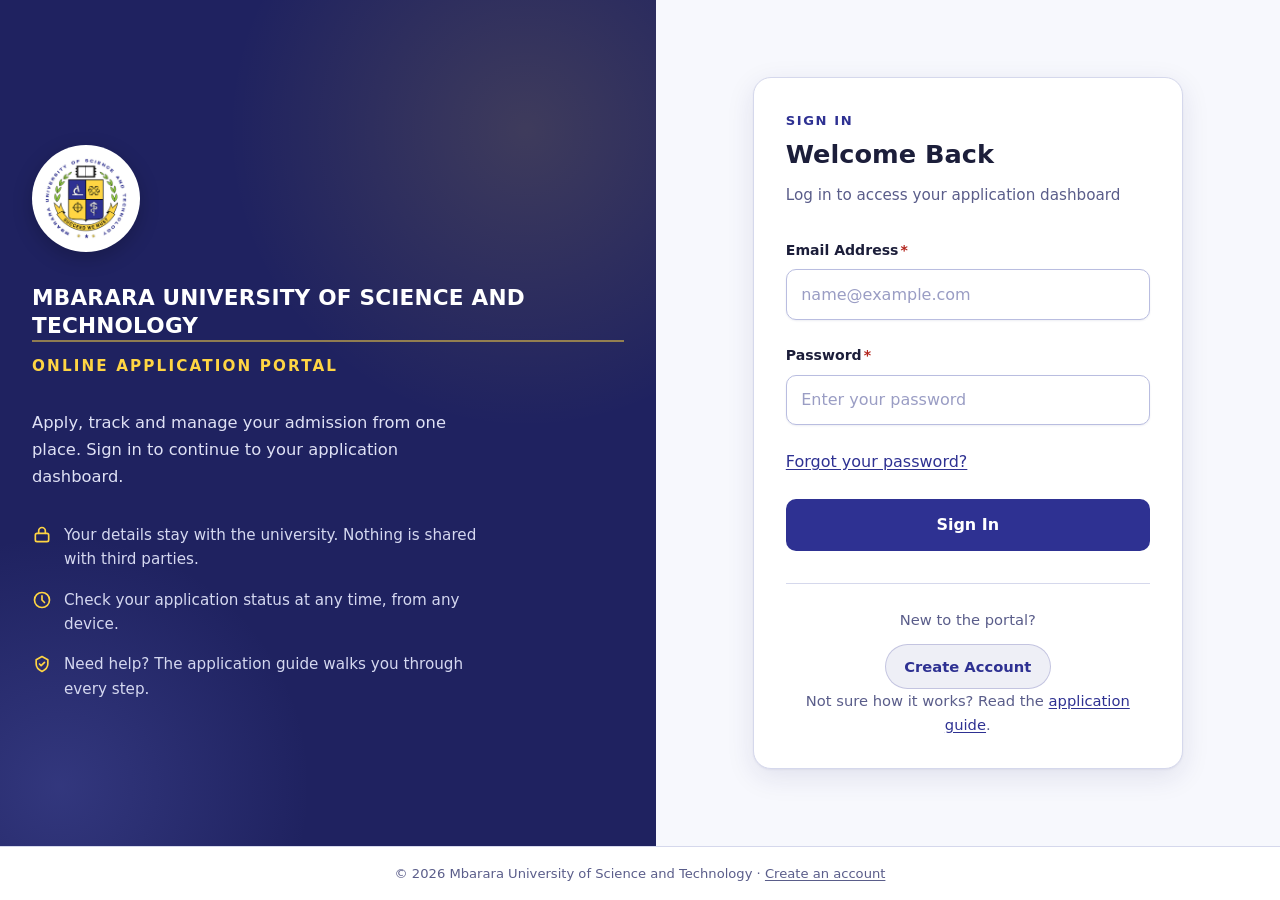
<file: index.html>
<!DOCTYPE html>
<html lang="en">
<head>
    <meta charset="UTF-8">
    <meta name="viewport" content="width=device-width, initial-scale=1.0">
    <title>MUST Online Application Portal</title>

    <meta name="description" content="Mbarara University of Science and Technology Online Application Portal.">
    <meta name="theme-color" content="#1f2260">

    <!--
      The two screens required for this exercise are login.html and signup.html.
      This file only exists so the hosted site has something at the root - GitHub
      Pages serves index.html at "/", and there is no index page in the brief.
      It forwards straight to the sign-in screen.
    -->
    <meta http-equiv="refresh" content="0; url=login.html">
    <link rel="canonical" href="login.html">
    <link rel="stylesheet" href="styles.css">
</head>

<body>
    <!-- Shown only if the meta refresh is blocked -->
    <p>
        Going to the
        <a href="login.html">MUST Online Application Portal sign-in page</a>.
    </p>
</body>
</html>
</file>
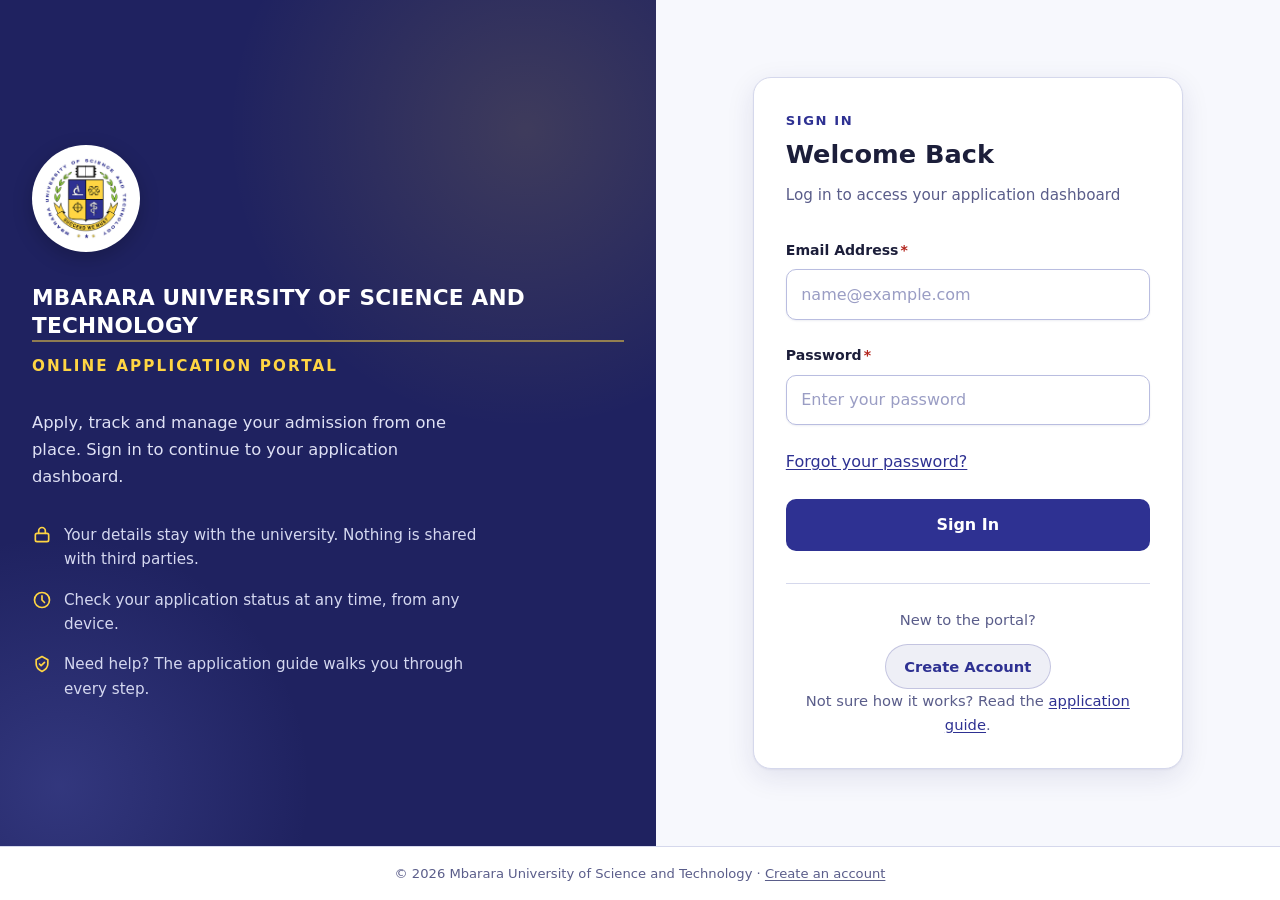
<file: login.html>
<!DOCTYPE html>
<html lang="en">
<head>
    <meta charset="UTF-8">
    <!-- viewport meta is required for the layout to reflow correctly on phones -->
    <meta name="viewport" content="width=device-width, initial-scale=1.0">
    <title>Sign In &mdash; MUST Online Application Portal</title>

    <!--
      Search / preview metadata.
      The description is the line search engines show under the title, so it
      has to describe what this page actually does in one sentence.
    -->
    <meta name="description" content="Sign in to the Mbarara University of Science and Technology Online Application Portal to access your application dashboard.">
    <meta name="robots" content="index, follow">

    <!-- theme-color tints the browser bar on mobile to match the portal -->
    <meta name="theme-color" content="#1f2260">

    <!-- the shared stylesheet holds every colour, spacing and layout rule so
         login.html and signup.html stay visually identical -->
    <link rel="stylesheet" href="styles.css">
</head>

<body>
    <!--
      The whole page is a two-column grid: brand identity on the left, the
      working form on the right. On a narrow screen this collapses to a single
      column and the brand becomes a header, handled in styles.css.
    -->
    <div class="layout">

        <!--
          Brand panel. Uses <aside> because this content is supporting context
          for the main task rather than the task itself.
        -->
        <aside class="brand">
            <!-- The real university crest. It is referenced from media/ rather
                 than inlined so the browser can cache it across both pages. -->
            <img class="brand__crest" src="media/campus_logo.png"
                 alt="Crest of Mbarara University of Science and Technology">

            <div>
                <h1 class="brand__name">MBARARA UNIVERSITY OF SCIENCE AND TECHNOLOGY</h1>
                <p class="brand__portal">Online Application Portal</p>
            </div>

            <p class="brand__tagline">
                Apply, track and manage your admission from one place. Sign in
                to continue to your application dashboard.
            </p>

            <!-- Short reassurance list. Kept to three points on purpose: a
                 login screen should explain itself in seconds, not paragraphs. -->
            <ul class="brand__points">
                <li>
                    <!-- inline SVG, no icon-font dependency -->
                    <svg viewBox="0 0 24 24" fill="none" stroke="currentColor" stroke-width="2"
                         stroke-linecap="round" stroke-linejoin="round" aria-hidden="true">
                        <rect x="4" y="10" width="16" height="10" rx="2"></rect>
                        <path d="M8 10V7a4 4 0 0 1 8 0v3"></path>
                    </svg>
                    Your details stay with the university. Nothing is shared with third parties.
                </li>
                <li>
                    <svg viewBox="0 0 24 24" fill="none" stroke="currentColor" stroke-width="2"
                         stroke-linecap="round" stroke-linejoin="round" aria-hidden="true">
                        <circle cx="12" cy="12" r="9"></circle>
                        <path d="M12 7v5l3 3"></path>
                    </svg>
                    Check your application status at any time, from any device.
                </li>
                <li>
                    <svg viewBox="0 0 24 24" fill="none" stroke="currentColor" stroke-width="2"
                         stroke-linecap="round" stroke-linejoin="round" aria-hidden="true">
                        <path d="M12 3l7 4v5c0 4-3 7-7 9-4-2-7-5-7-9V7z"></path>
                        <path d="M9 12l2 2 4-4"></path>
                    </svg>
                    Need help? The application guide walks you through every step.
                </li>
            </ul>
        </aside>

        <!-- The form column -->
        <main class="panel">
            <section class="card" aria-labelledby="login-title">
                <p class="card__eyebrow">Sign in</p>
                <h2 class="card__title" id="login-title">Welcome Back</h2>
                <p class="card__lead">Log in to access your application dashboard</p>

                <!--
                  action="#" is a placeholder. This is a front-end redesign only,
                  so the form has nowhere to submit to yet - the real portal posts
                  to https://applications.must.ac.ug/index.php.
                -->
                <form class="form" action="#" method="post">

                    <!--
                      Each field is a <label> tied to its input by for/id.
                      The original portal used placeholder text instead of labels,
                      which disappears the moment you start typing. Real labels
                      also give screen readers something to announce.
                    -->
                    <div class="field">
                        <label for="email">Email Address<span class="req" aria-hidden="true">*</span></label>
                        <input type="email" id="email" name="email"
                               placeholder="name@example.com"
                               autocomplete="email" required>
                    </div>

                    <div class="field">
                        <label for="password">Password<span class="req" aria-hidden="true">*</span></label>
                        <!-- type="password" rather than type="text": the live
                             portal used type="text" here, so the password was
                             visible on screen. Correcting that is part of the
                             redesign. -->
                        <input type="password" id="password" name="password"
                               placeholder="Enter your password"
                               autocomplete="current-password" required>
                    </div>

                    <!-- Forgot-password sits next to the button it belongs to,
                         not stranded at the bottom of the card. -->
                    <div class="form__row">
                        <a href="signup.html">Forgot your password?</a>
                    </div>

                    <button type="submit" class="btn btn--primary">Sign In</button>
                </form>

                <div class="card__foot">
                    <p>New to the portal?</p>
                    <!-- Cross-link to the sign-up screen. A pill rather than a
                         bare link so the alternative path reads as an action. -->
                    <a class="pill-link" href="signup.html">Create Account</a>

                    <p>
                        Not sure how it works? Read the
                        <a href="https://applications.must.ac.ug/sims-application-guide.pdf">application guide</a>.
                    </p>
                </div>
            </section>
        </main>
    </div>

    <footer class="page-foot">
        <p>&copy; 2026 Mbarara University of Science and Technology &middot;
           <a href="signup.html">Create an account</a></p>
    </footer>
</body>
</html>
</file>
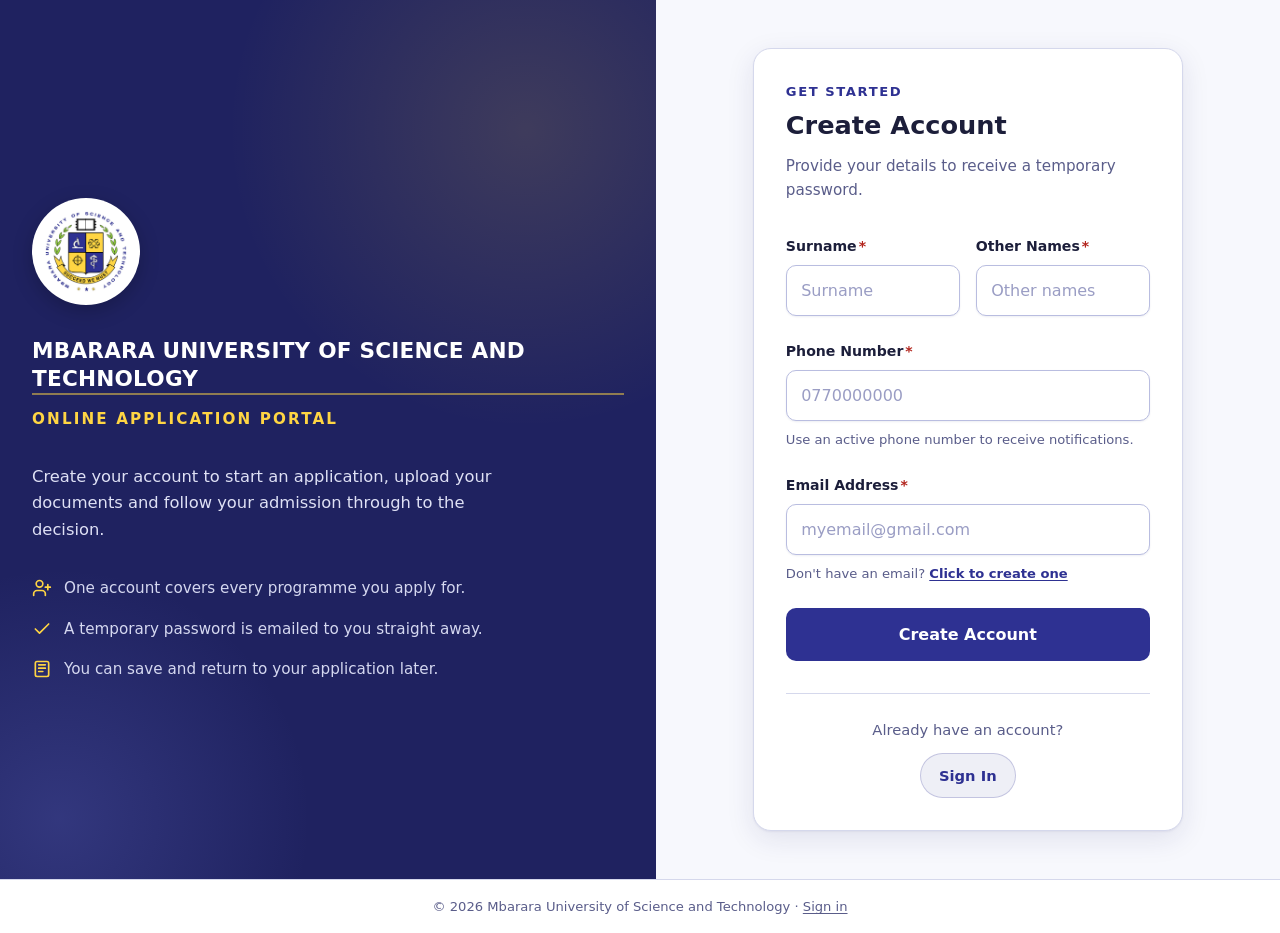
<file: signup.html>
<!DOCTYPE html>
<html lang="en">
<head>
    <meta charset="UTF-8">
    <meta name="viewport" content="width=device-width, initial-scale=1.0">
    <title>Create Account &mdash; MUST Online Application Portal</title>

    <!--
      Search / preview metadata.
      Description kept to one sentence describing what this page does.
    -->
    <meta name="description" content="Create an account for the Mbarara University of Science and Technology Online Application Portal to start your admission application.">
    <meta name="robots" content="index, follow">

    <meta name="theme-color" content="#1f2260">

    <!-- same shared stylesheet as the login screen, so the two pages are
         visually one system rather than two lookalikes -->
    <link rel="stylesheet" href="styles.css">
</head>

<body>
    <div class="layout">

        <!--
          Brand panel, identical to the login screen so the two pages feel
          like one product. aria-hidden is not used here because the
          university name is meaningful, but the decorative SVGs inside it
          are marked aria-hidden so screen readers skip them.
        -->
        <aside class="brand">
            <img class="brand__crest" src="media/campus_logo.png"
                 alt="Crest of Mbarara University of Science and Technology">

            <div>
                <h1 class="brand__name">MBARARA UNIVERSITY OF SCIENCE AND TECHNOLOGY</h1>
                <p class="brand__portal">Online Application Portal</p>
            </div>

            <p class="brand__tagline">
                Create your account to start an application, upload your
                documents and follow your admission through to the decision.
            </p>

            <ul class="brand__points">
                <li>
                    <svg viewBox="0 0 24 24" fill="none" stroke="currentColor" stroke-width="2"
                         stroke-linecap="round" stroke-linejoin="round" aria-hidden="true">
                        <path d="M16 21v-2a4 4 0 0 0-4-4H6a4 4 0 0 0-4 4v2"></path>
                        <circle cx="9" cy="7" r="4"></circle>
                        <path d="M19 8v6M16 11h6"></path>
                    </svg>
                    One account covers every programme you apply for.
                </li>
                <li>
                    <svg viewBox="0 0 24 24" fill="none" stroke="currentColor" stroke-width="2"
                         stroke-linecap="round" stroke-linejoin="round" aria-hidden="true">
                        <path d="M20 6L9 17l-5-5"></path>
                    </svg>
                    A temporary password is emailed to you straight away.
                </li>
                <li>
                    <svg viewBox="0 0 24 24" fill="none" stroke="currentColor" stroke-width="2"
                         stroke-linecap="round" stroke-linejoin="round" aria-hidden="true">
                        <rect x="4" y="3" width="16" height="18" rx="2"></rect>
                        <path d="M8 7h8M8 11h8M8 15h5"></path>
                    </svg>
                    You can save and return to your application later.
                </li>
            </ul>
        </aside>

        <main class="panel">
            <section class="card" aria-labelledby="signup-title">
                <p class="card__eyebrow">Get started</p>
                <h2 class="card__title" id="signup-title">Create Account</h2>
                <p class="card__lead">Provide your details to receive a temporary password.</p>

                <!--
                  action="#" is a placeholder - this is a front-end redesign
                  only. The real portal posts to
                  https://applications.must.ac.ug/index.php with name="sign_up".
                -->
                <form class="form" action="#" method="post">

                    <!--
                      Surname and Other Names are a natural pair, so they share
                      a two-column row. They stack on phones via a media query.
                    -->
                    <div class="field-row">
                        <div class="field">
                            <label for="surname">Surname<span class="req" aria-hidden="true">*</span></label>
                            <input type="text" id="surname" name="app_login_surname_name"
                                   placeholder="Surname" maxlength="100"
                                   autocomplete="family-name" required>
                        </div>

                        <div class="field">
                            <label for="other-names">Other Names<span class="req" aria-hidden="true">*</span></label>
                            <input type="text" id="other-names" name="app_login_other_names"
                                   placeholder="Other names" maxlength="100"
                                   autocomplete="given-name" required>
                        </div>
                    </div>

                    <div class="field">
                        <label for="phone">Phone Number<span class="req" aria-hidden="true">*</span></label>
                        <!-- type="tel" rather than type="text": on a phone this
                             brings up the numeric keypad, and it marks the field
                             as a phone number to assistive tech. pattern keeps
                             the entry to digits and spaces. -->
                        <input type="tel" id="phone" name="app_login_phone"
                               placeholder="0770000000" minlength="10" maxlength="14"
                               pattern="[0-9 ]{10,14}"
                               autocomplete="tel" required>
                        <p class="field__hint">Use an active phone number to receive notifications.</p>
                    </div>

                    <div class="field">
                        <label for="email">Email Address<span class="req" aria-hidden="true">*</span></label>
                        <input type="email" id="email" name="app_login_email"
                               placeholder="myemail@gmail.com" maxlength="50"
                               autocomplete="email" required>
                        <p class="field__hint">
                            Don't have an email?
                            <a href="https://accounts.google.com/signup/v2/createaccount?flowName=GlifWebSignIn&flowEntry=SignUp">Click to create one</a>
                        </p>
                    </div>

                    <button type="submit" class="btn btn--primary">Create Account</button>
                </form>

                <div class="card__foot">
                    <p>Already have an account?</p>
                    <a class="pill-link" href="login.html">Sign In</a>
                </div>
            </section>
        </main>
    </div>

    <footer class="page-foot">
        <p>&copy; 2026 Mbarara University of Science and Technology &middot;
           <a href="login.html">Sign in</a></p>
    </footer>
</body>
</html>
</file>
<file: styles.css>
/* ==========================================================================
   MUST Application Portal - UI/UX redesign
   SWE2106 Internet Technology and Web Design

   Colour palette is taken from the university crest itself:
   #2e3192 (crest blue) and #ffd543 (crest gold), plus a small set of
   supporting neutrals derived from them.

   Every foreground/background pair below was checked against the WCAG AA
   minimum of 4.5:1 for normal text (3:1 for large text and focus rings).
   The weakest pair in this file is 5.88:1, so nothing falls below AA.
   ========================================================================== */

/* ---------- design tokens ---------- */
:root {
  /* brand colours, sampled from the crest */
  --must-indigo:      #2e3192;
  --must-indigo-dark: #23266f;
  --must-indigo-deep: #1f2260;
  --must-amber:       #ffd543;
  --must-amber-dark:  #e6bd2c;

  /* neutrals */
  --ink:              #1c1e3a;
  --muted:            #5a5d8a;
  --panel:            #f7f8fd;
  --surface:          #ffffff;
  --line:             #d5d8ec;
  --line-strong:      #b9bde0;

  /* feedback */
  --error:            #b3261e;
  --success:          #1a7f37;

  /* shape + depth */
  --radius-sm: 6px;
  --radius-md: 10px;
  --radius-lg: 18px;
  --shadow-card: 0 1px 2px rgba(31, 34, 96, .06), 0 8px 28px rgba(31, 34, 96, .10);
  --shadow-field: 0 1px 2px rgba(31, 34, 96, .08);

  /* rhythm - used throughout so spacing stays consistent */
  --space-1: .25rem;
  --space-2: .5rem;
  --space-3: .75rem;
  --space-4: 1rem;
  --space-5: 1.5rem;
  --space-6: 2rem;
  --space-7: 3rem;

  --maxw: 1180px;
  --cardw: 430px;
}

/* ---------- reset / base ---------- */
*,
*::before,
*::after {
  box-sizing: border-box;
}

html {
  /* plain rem base. the media queries at the bottom adjust it for phones
     and for large monitors, rather than using fluid clamp() sizing. */
  font-size: 16px;
  /* height (not min-height) so body's 100% below resolves against it */
  height: 100%;
  -webkit-text-size-adjust: 100%;
}

body {
  margin: 0;
  /* 100% of html gives a full-height page without viewport units */
  min-height: 100%;
  display: flex;
  flex-direction: column;
  background: var(--panel);
  color: var(--ink);
  /* system stack: renders instantly, no webfont request, and matches the
     platform the visitor is actually on */
  font-family: system-ui, -apple-system, "Segoe UI", Roboto, "Helvetica Neue", Arial, sans-serif;
  line-height: 1.6;
  -webkit-font-smoothing: antialiased;
}

h1, h2, h3, p, ul, ol, figure {
  margin: 0;
}

ul, ol {
  padding: 0;
}

img {
  max-width: 100%;
  display: block;
}

/* ---------- shared link styling ---------- */
a {
  color: var(--must-indigo);
  text-decoration: underline;
  text-underline-offset: 2px;
}

a:hover {
  color: var(--must-indigo-dark);
}

/* A consistent, visible focus ring for keyboard users. The default outline
   disappears against the indigo brand panel, so it has to be deliberate. */
:focus-visible {
  outline: 3px solid var(--must-indigo);
  outline-offset: 2px;
  border-radius: var(--radius-sm);
}

/* On the dark brand panel the indigo ring is invisible, so it flips to amber */
.brand :focus-visible {
  outline-color: var(--must-amber);
}

/* ---------- the split screen ---------- */
.layout {
  flex: 1;
  display: grid;
  /* roughly 45/55. minmax(0, 1fr) on both sides stops long content from
     blowing out the grid track */
  grid-template-columns: minmax(0, 1.05fr) minmax(0, 1fr);
  align-items: stretch;
}

/* ---------- brand panel (left) ---------- */
.brand {
  position: relative;
  overflow: hidden;
  display: flex;
  flex-direction: column;
  justify-content: center;
  gap: var(--space-6);
  padding: var(--space-7) var(--space-6);
  background: var(--must-indigo-deep);
  color: #ffffff;
}

/* Two soft radial washes rather than the hard purple gradient the current
   portal uses. They give the panel depth without any image asset. */
.brand::before,
.brand::after {
  content: "";
  position: absolute;
  border-radius: 50%;
  pointer-events: none;
}

.brand::before {
  width: 620px;
  height: 620px;
  right: -180px;
  top: -180px;
  background: radial-gradient(circle, rgba(255, 213, 67, .14), transparent 68%);
}

.brand::after {
  width: 520px;
  height: 520px;
  left: -200px;
  bottom: -200px;
  background: radial-gradient(circle, rgba(120, 130, 230, .22), transparent 68%);
}

.brand > * {
  position: relative;
  z-index: 1;
}

.brand__crest {
  width: 108px;
  height: auto;
  /* the crest sits on a white disc so the white background of the source
     image reads as an intentional badge instead of a pasted rectangle */
  background: var(--surface);
  padding: 12px;
  border-radius: 50%;
  box-shadow: 0 6px 20px rgba(0, 0, 0, .22);
}

.brand__name {
  font-size: 1.35rem;
  font-weight: 700;
  line-height: 1.3;
  letter-spacing: .01em;
  color: #ffffff;
  /* no max-width on purpose. the name is a fixed string, so letting it use
     the panel width makes it wrap to two balanced lines instead of four
     narrow ones. */
}

.brand__portal {
  /* amber rule under the university name - echoes the gold in the crest */
  font-size: .95rem;
  font-weight: 600;
  letter-spacing: .14em;
  text-transform: uppercase;
  color: var(--must-amber);
  padding-top: var(--space-3);
  border-top: 2px solid rgba(255, 213, 67, .5);
}

.brand__tagline {
  font-size: 1.02rem;
  line-height: 1.65;
  color: #dfe1f5;
  max-width: 460px;
}

/* The "why this is better" list. Kept short - a wall of text on a login
   screen is exactly the problem the current design has. */
.brand__points {
  display: flex;
  flex-direction: column;
  gap: var(--space-4);
  list-style: none;
  max-width: 460px;
}

.brand__points li {
  display: flex;
  gap: var(--space-3);
  align-items: flex-start;
  font-size: .95rem;
  color: #d5d8f0;
}

.brand__points svg {
  flex-shrink: 0;
  width: 20px;
  height: 20px;
  margin-top: 2px;
  color: var(--must-amber);
}

/* ---------- form side (right) ---------- */
.panel {
  display: flex;
  flex-direction: column;
  align-items: center;
  justify-content: center;
  padding: var(--space-7) var(--space-5);
}

.card {
  width: 100%;
  max-width: var(--cardw);
  background: var(--surface);
  border: 1px solid var(--line);
  border-radius: var(--radius-lg);
  padding: var(--space-6);
  box-shadow: var(--shadow-card);
}

.card__eyebrow {
  font-size: .82rem;
  font-weight: 700;
  letter-spacing: .12em;
  text-transform: uppercase;
  color: var(--must-indigo);
}

.card__title {
  font-size: 1.6rem;
  font-weight: 700;
  line-height: 1.25;
  color: var(--ink);
  margin-top: var(--space-2);
}

.card__lead {
  margin-top: var(--space-3);
  font-size: .95rem;
  color: var(--muted);
}

/* ---------- form fields ---------- */
.form {
  margin-top: var(--space-6);
  display: flex;
  flex-direction: column;
  gap: var(--space-5);
}

.field {
  display: flex;
  flex-direction: column;
  gap: var(--space-2);
}

.field label {
  font-size: .88rem;
  font-weight: 600;
  color: var(--ink);
}

/* an asterisk for required fields - better than relying on the red colour
   alone, which colour-blind users can miss */
.field .req {
  color: var(--error);
  margin-left: 2px;
}

.field input,
.field select {
  width: 100%;
  padding: .72rem .9rem;
  font: inherit;
  color: var(--ink);
  background: var(--surface);
  border: 1px solid var(--line-strong);
  border-radius: var(--radius-md);
  box-shadow: var(--shadow-field);
  transition: border-color .15s ease, box-shadow .15s ease;
}

/* The field border carries the focus state, so the ring is doubled with a
   colour change rather than outline alone. */
.field input:focus {
  outline: none;
  border-color: var(--must-indigo);
  box-shadow: 0 0 0 3px rgba(46, 49, 146, .18);
}

.field input::placeholder {
  color: #9a9dc4;
}

/* helper text sits under the field, which is where people actually look
   when they are unsure what to type */
.field__hint {
  font-size: .82rem;
  color: var(--muted);
}

.field__hint a {
  font-weight: 600;
}

/* Two fields side by side where they naturally pair (name fields). They
   collapse to one column on narrow screens via the media query below. */
.field-row {
  display: grid;
  grid-template-columns: 1fr 1fr;
  gap: var(--space-4);
}

/* inline "forgot password" row */
.form__row {
  display: flex;
  align-items: center;
  justify-content: space-between;
  gap: var(--space-3);
  flex-wrap: wrap;
}

/* ---------- buttons ---------- */
.btn {
  display: inline-flex;
  align-items: center;
  justify-content: center;
  gap: var(--space-2);
  width: 100%;
  padding: .78rem 1.1rem;
  font: inherit;
  font-weight: 600;
  border-radius: var(--radius-md);
  border: 1px solid transparent;
  cursor: pointer;
  text-decoration: none;
  transition: background-color .15s ease, transform .05s ease;
}

.btn:active {
  transform: translateY(1px);
}

.btn--primary {
  background: var(--must-indigo);
  color: #ffffff;
}

.btn--primary:hover {
  background: var(--must-indigo-dark);
  color: #ffffff;
}

/* secondary action, used for the alternative path on each screen */
.btn--ghost {
  background: var(--surface);
  color: var(--must-indigo);
  border-color: var(--line-strong);
}

.btn--ghost:hover {
  background: var(--panel);
  color: var(--must-indigo-dark);
}

/* ---------- card footer / cross-links ---------- */
.card__foot {
  margin-top: var(--space-6);
  padding-top: var(--space-5);
  border-top: 1px solid var(--line);
  text-align: center;
  font-size: .92rem;
  color: var(--muted);
}

.card__foot p + p {
  margin-top: var(--space-3);
}

.card__foot strong {
  color: var(--ink);
  font-weight: 600;
}

/* a pill-shaped alternative path, so "Create Account" reads as an action
   rather than a bare text link */
.pill-link {
  display: inline-block;
  margin-top: var(--space-3);
  padding: .62rem 1.15rem;
  border-radius: 999px;
  background: rgba(46, 49, 146, .08);
  border: 1px solid rgba(46, 49, 146, .22);
  color: var(--must-indigo);
  font-weight: 600;
  text-decoration: none;
}

.pill-link:hover {
  background: rgba(46, 49, 146, .14);
  color: var(--must-indigo-dark);
}

/* ---------- page footer ---------- */
.page-foot {
  padding: var(--space-4) var(--space-5);
  text-align: center;
  font-size: .82rem;
  color: var(--muted);
  border-top: 1px solid var(--line);
  background: var(--surface);
}

.page-foot a {
  color: var(--muted);
}

/* ---------- responsive ---------- */
@media (max-width: 900px) {
  /* The split screen only earns its space on a wide monitor. On anything
     smaller the brand panel becomes a compact header above the form, which
     keeps the crest visible but stops it competing with the inputs. */
  .layout {
    grid-template-columns: 1fr;
  }

  .brand {
    gap: var(--space-4);
    padding: var(--space-5);
    /* stack the crest above the name. putting them side by side squeezes
       the name into a column too narrow to wrap cleanly. */
    flex-direction: column;
    align-items: flex-start;
  }

  .brand__crest {
    width: 62px;
    padding: 7px;
  }

  .brand__points,
  .brand__tagline {
    display: none;
  }

  .brand__name {
    font-size: 1.05rem;
  }

  .brand__portal {
    font-size: .78rem;
  }
}

@media (max-width: 520px) {
  .card {
    padding: var(--space-5);
    border-radius: var(--radius-md);
  }

  /* name fields stack on a phone - two narrow columns are too cramped to
     type into comfortably */
  .field-row {
    grid-template-columns: 1fr;
  }
}

/* Large monitors: a slightly larger base so the layout keeps its
   proportions instead of looking sparse. */
@media (min-width: 1400px) {
  html {
    font-size: 17px;
  }
}

/* Respect users who ask for less motion */
@media (prefers-reduced-motion: reduce) {
  * {
    transition: none !important;
  }
}
</file>
